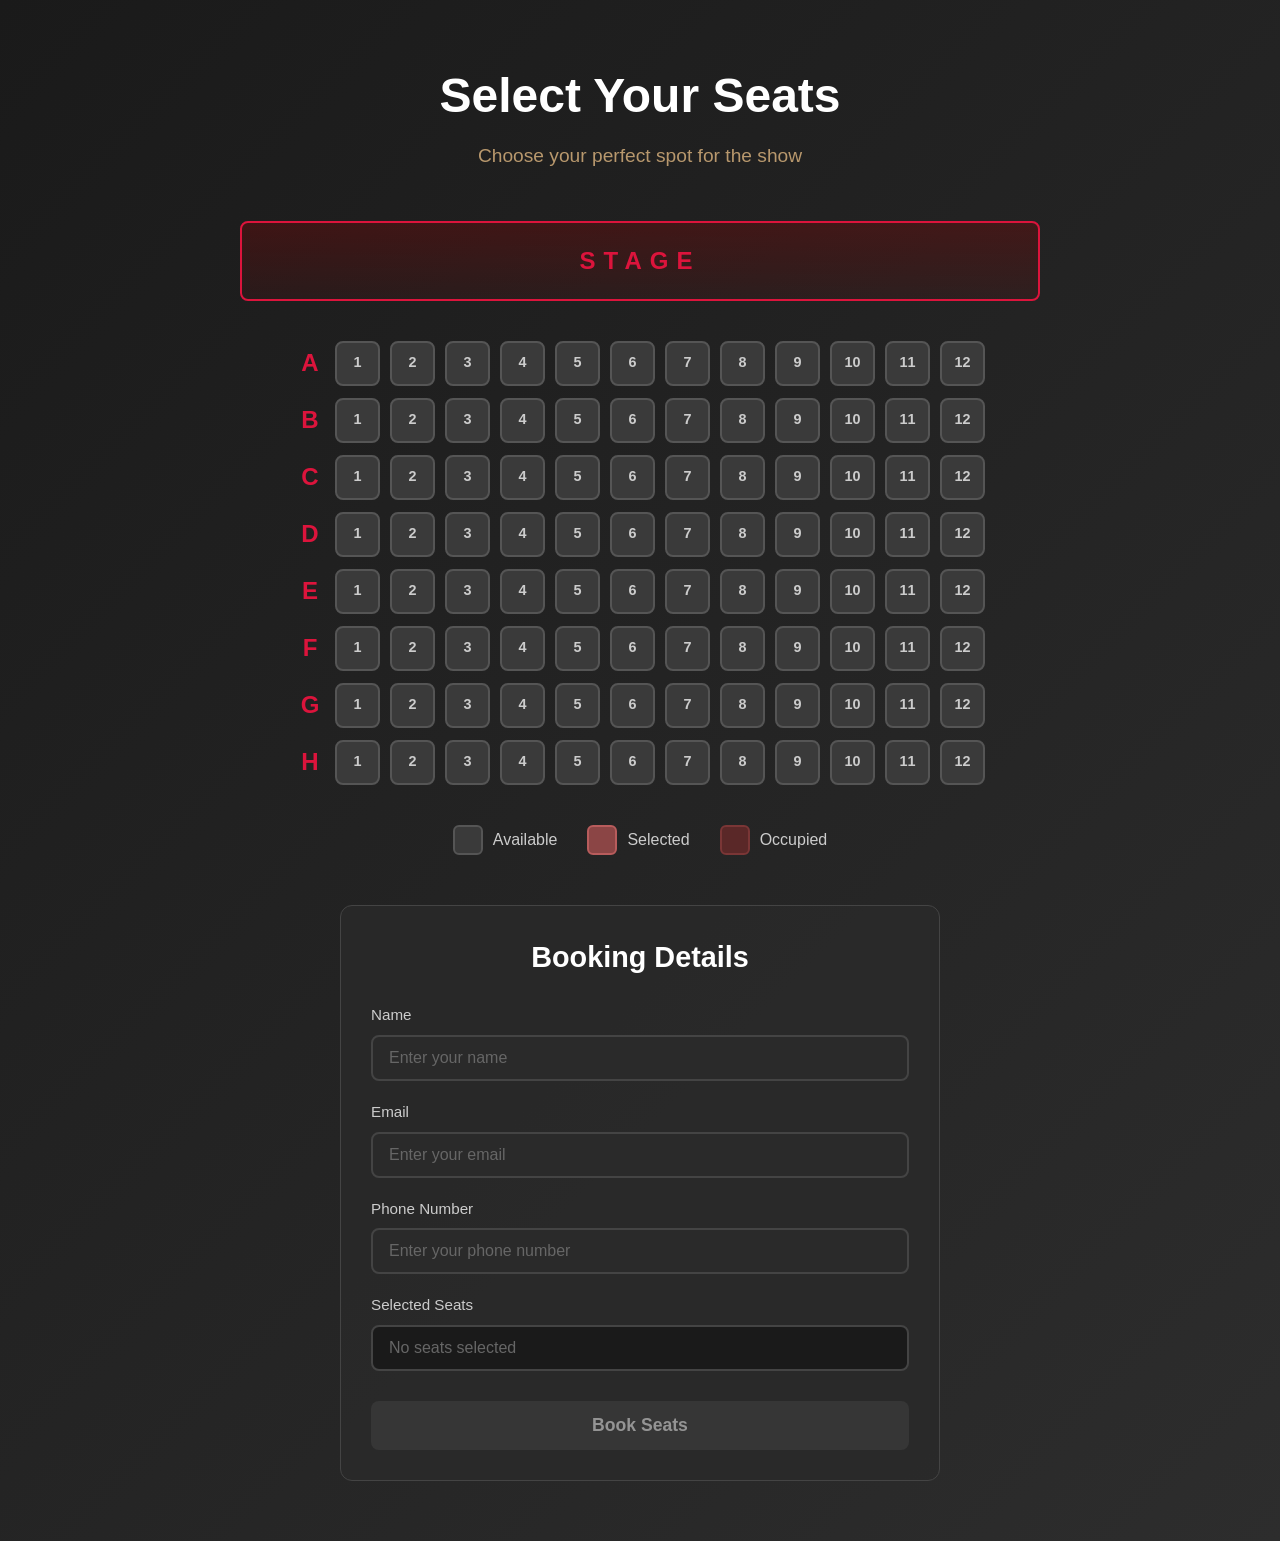
<file: eventregistration/src/main/resources/static/index.html>
<!doctype html>
<html lang="en">
  <head>
    <meta charset="UTF-8" />
    <meta name="viewport" content="width=device-width, initial-scale=1.0" />
    <title>Seat Booking System</title>
    <link rel="stylesheet" href="./style.css">
  </head>
  <body>
    <div id="app">
      <div class="container">
        <header>
          <h1>Select Your Seats</h1>
          <p class="subtitle">Choose your perfect spot for the show</p>
        </header>

        <div class="stage-container">
          <div class="stage">STAGE</div>
        </div>

        <div class="seats-container">
          <div class="seat-row" data-row="A">
            <span class="row-label">A</span>
            <div class="seats"></div>
          </div>
          <div class="seat-row" data-row="B">
            <span class="row-label">B</span>
            <div class="seats"></div>
          </div>
          <div class="seat-row" data-row="C">
            <span class="row-label">C</span>
            <div class="seats"></div>
          </div>
          <div class="seat-row" data-row="D">
            <span class="row-label">D</span>
            <div class="seats"></div>
          </div>
          <div class="seat-row" data-row="E">
            <span class="row-label">E</span>
            <div class="seats"></div>
          </div>
          <div class="seat-row" data-row="F">
            <span class="row-label">F</span>
            <div class="seats"></div>
          </div>
          <div class="seat-row" data-row="G">
            <span class="row-label">G</span>
            <div class="seats"></div>
          </div>
          <div class="seat-row" data-row="H">
            <span class="row-label">H</span>
            <div class="seats"></div>
          </div>
        </div>

        <div class="legend">
          <div class="legend-item">
            <span class="seat-demo available"></span>
            <span>Available</span>
          </div>
          <div class="legend-item">
            <span class="seat-demo selected"></span>
            <span>Selected</span>
          </div>
          <div class="legend-item">
            <span class="seat-demo occupied"></span>
            <span>Occupied</span>
          </div>
        </div>

        <div class="booking-form">
          <h2>Booking Details</h2>
          <form id="bookingForm">
            <div class="form-group">
              <label for="name">Name</label>
              <input type="text" id="name" name="name" required placeholder="Enter your name">
            </div>
            <div class="form-group">
              <label for="email">Email</label>
              <input type="email" id="email" name="email" required placeholder="Enter your email">
            </div>
            <div class="form-group">
              <label for="phone">Phone Number</label>
              <input type="tel" id="phone" name="phone" required placeholder="Enter your phone number">
            </div>
            <div class="form-group">
              <label for="selectedSeats">Selected Seats</label>
              <input type="text" id="selectedSeats" name="selectedSeats" readonly placeholder="No seats selected">
            </div>
            <button type="submit" class="submit-btn" id="submitBtn" disabled>Book Seats</button>
          </form>
        </div>
      </div>
    </div>
    <script src="./script.js"></script>
  </body>
</html>
</file>
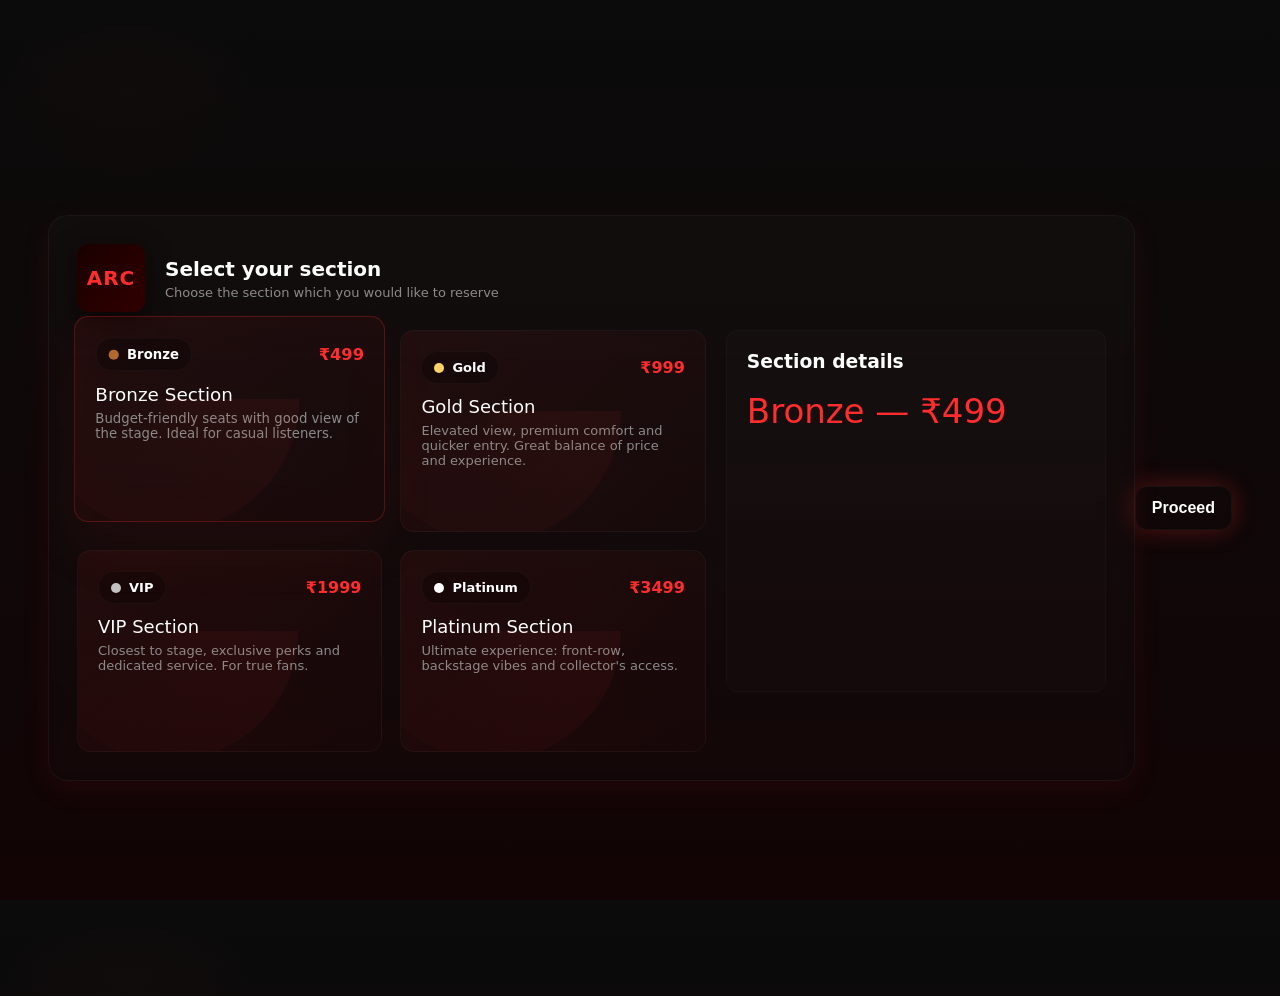
<file: blah.html>
<!doctype html>
<html lang="en">
<head>
  <meta charset="utf-8" />
  <meta name="viewport" content="width=device-width,initial-scale=1" />
  <title>Concert Seat Selector — Red & Black</title>
  <style>
    :root{
      --bg-1: #0b0b0b;
      --bg-2: #120405;
      --accent: #ff2d2d;
      --muted: #8b8b8b;
      --glass: rgba(255,255,255,0.03);
      --card-gradient: linear-gradient(135deg, rgba(255,45,45,0.07), rgba(255,45,45,0.02));
      --glass-border: rgba(255,255,255,0.04);
      --glow: 0 8px 30px rgba(255,45,45,0.08);
      --radius: 16px;
      font-family: Inter, ui-sans-serif, system-ui, -apple-system, "Segoe UI", Roboto, "Helvetica Neue", Arial;
    }

    /* Page layout */
    html,body{height:100%;margin:0;background:radial-gradient(ellipse at 10% 10%, rgba(255,45,45,0.02), transparent 8%), linear-gradient(180deg,var(--bg-1),var(--bg-2));color:#fff}
    .wrap{min-height:100vh;display:flex;align-items:center;justify-content:center;padding:48px}
    .card{width:1100px;max-width:calc(100% - 48px);background:linear-gradient(180deg, rgba(255,255,255,0.02), rgba(255,255,255,0.01));border:1px solid var(--glass-border);backdrop-filter: blur(6px);border-radius:20px;padding:28px;box-shadow: var(--glow);}

    header{display:flex;align-items:center;gap:20px;margin-bottom:18px}
    .logo{width:68px;height:68px;border-radius:12px;background:linear-gradient(135deg,#1a0000,#300000);display:flex;align-items:center;justify-content:center;box-shadow:0 6px 24px rgba(0,0,0,0.6), 0 0 12px rgba(255,45,45,0.06);}
    .logo h1{font-size:20px;margin:0;letter-spacing:1px;color:var(--accent)}
    h2{margin:0;font-size:20px}
    p.lead{margin:4px 0 0;color:var(--muted);font-size:13px}

    /* selector grid */
    form.selector{display:grid;grid-template-columns:1fr 380px;gap:20px;align-items:start}

    /* left area - seats */
    .seats{display:grid;grid-template-columns:repeat(2,1fr);gap:18px}

    /* Hidden radios */
    input[type="radio"]{display:none}

    .seat-card{position:relative;padding:20px;border-radius:14px;background:var(--card-gradient);border:1px solid rgba(255,255,255,0.03);min-height:160px;overflow:hidden;cursor:pointer;transition:transform .28s cubic-bezier(.2,.9,.25,1), box-shadow .28s, border-color .28s}
    .seat-card:hover{transform:translateY(-6px);box-shadow:0 20px 50px rgba(0,0,0,0.6)}

    /* decorative stripes */
    .seat-card::before{content:"";position:absolute;left:-40px;top:-50px;width:260px;height:260px;border-radius:50%;background:conic-gradient(from 90deg at 50% 50%, rgba(255,45,45,0.06), transparent 60%);pointer-events:none}

    .seat-top{display:flex;align-items:center;justify-content:space-between}
    .badge{display:inline-flex;align-items:center;gap:8px;padding:8px 12px;border-radius:999px;font-weight:600;font-size:13px;background:rgba(0,0,0,0.25);border:1px solid rgba(255,255,255,0.03)}
    .badge .dot{width:10px;height:10px;border-radius:50%}

    .seat-name{font-size:18px;margin:12px 0 6px}
    .seat-price{font-weight:700;color:var(--accent)}
    .seat-desc{color:var(--muted);font-size:13px}

    /* styles for each section color */
    label[for="bronze"] .dot{background:#b06a2f}
    label[for="gold"] .dot{background:#ffd166}
    label[for="vip"] .dot{background:#c2c2c2}
    label[for="platinum"] .dot{background:#ffffff}

    /* when checked — highlight */
    input#bronze:checked + label[for="bronze"],
    input#gold:checked + label[for="gold"],
    input#vip:checked + label[for="vip"],
    input#platinum:checked + label[for="platinum"]{
      border:1px solid rgba(255,45,45,0.26);
      box-shadow:0 30px 60px rgba(255,45,45,0.06), 0 0 60px rgba(255,45,45,0.03) inset;
      transform:translateY(-12px) scale(1.02);
    }

    /* right area - details */
    .details{background:linear-gradient(180deg, rgba(255,255,255,0.015), rgba(255,255,255,0.01));padding:20px;border-radius:12px;border:1px solid rgba(255,255,255,0.02);min-height:320px}
    .details h3{margin-top:0}
    .price-large{font-size:34px;color:var(--accent);margin:6px 0 12px}
    .info{color:var(--muted);font-size:14px;line-height:1.6}

    /* Proceed button container */
.proceed-container {
  display: flex;
  justify-content: center;
  margin-top: 30px;
}

/* Proceed button styling */
.proceed-btn {
  background: linear-gradient(90deg, var(--accent), #ff6b6b);
  color: #440509;
  border: none;
  font-size: 16px;
  font-weight: 700;
  padding: 14px 32px;
  border-radius: 14px;
  cursor: pointer;
  box-shadow: 0 0 25px rgba(255,45,45,0.3);
  transition: transform 0.3s ease, box-shadow 0.3s ease;
}

.proceed-btn:hover {
  transform: scale(1.06);
  box-shadow: 0 0 40px rgba(255,45,45,0.6);
}

/* Proceed button placement and style */
.proceed-container {
  grid-column: 2;            /* keeps it aligned below the right column */
  display: flex;
  justify-content: center;
  margin-top: 20px;
}

.proceed-btn {
  background: linear-gradient(90deg, var(--accent), #ff6b6b);
  color: #440606;
  border: none;
  font-size: 16px;
  font-weight: 700;
  padding: 14px 32px;
  border-radius: 14px;
  cursor: pointer;
  box-shadow: 0 0 25px rgba(255,45,45,0.3);
  transition: transform 0.3s ease, box-shadow 0.3s ease;
}

.proceed-btn:hover {
  transform: scale(1.06);
  box-shadow: 0 0 40px rgba(255,45,45,0.6);
}

/* Responsive adjustment */
@media (max-width: 900px) {
  .proceed-container {
    grid-column: 1;
    margin-top: 30px;
  }
}


    /* show details based on checked radio using sibling selector */
    .details .info-block{display:none}
    #bronze:checked ~ .details .bronze-info,
    #gold:checked ~ .details .gold-info,
    #vip:checked ~ .details .vip-info,
    #platinum:checked ~ .details .platinum-info{display:block}

    /* bottom action */
    .actions{display:flex;gap:12px;margin-top:18px}
    .btn{padding:12px 16px;border-radius:12px;border:1px solid rgba(255,255,255,0.04);background:transparent;color:#fff;font-weight:700;cursor:pointer}
    .btn.primary{background:linear-gradient(90deg,var(--accent),#ff6b6b);color:#120405;border:0}

    /* responsive */
    @media (max-width:900px){
      form.selector{grid-template-columns:1fr;}
      .seats{grid-template-columns:repeat(2,1fr)}
      .details{order:3}
    }
    @media (max-width:520px){
      .seats{grid-template-columns:1fr}
      header{flex-direction:row;gap:12px}
      .logo{width:54px;height:54px}
      .card{padding:18px}
    }

    /* subtle animated pulse on stage */
    .stage{margin-top:8px;border-radius:8px;padding:10px 12px;background:linear-gradient(90deg, rgba(255,45,45,0.04), rgba(255,45,45,0.02));font-weight:700;text-align:center;color:var(--muted);letter-spacing:1px}

    /* small details for futuristic look */
    .accent-line{height:4px;background:linear-gradient(90deg, rgba(255,45,45,0.4), rgba(255,45,45,0.05));border-radius:999px;margin-top:12px}

    /* Animation for the price text */
.price-large {
  font-size: 34px;
  color: var(--accent);
  margin: 6px 0 12px;
  opacity: 0;
  transform: translateY(10px);
  transition: opacity 0.4s ease, transform 0.4s ease;
}

.price-large.show {
  opacity: 1;
  transform: translateY(0);
}
/* Splash screen full view */
#splash {
  position: fixed;
  inset: 0;
  width: 100%;
  height: 100%;
  background: black;
  display: flex;
  align-items: center;
  justify-content: center;
  z-index: 9999;
  transition: opacity 1.2s ease, visibility 1.2s ease;
}

#splash.hidden {
  opacity: 0;
  visibility: hidden;
}

.splash-img {
  width: 100%;
  height: 100%;
  object-fit: cover;
  animation: zoomIn 3s ease forwards;
}

/* Optional zoom/fade animation for image */
@keyframes zoomIn {
  from { transform: scale(1); opacity: 1; }
  to { transform: scale(1.05); opacity: 0.95; }
}

/* Fade-in animation for the main page */
.wrap {
  opacity: 0;
  transition: opacity 1.2s ease;
}
.wrap.show {
  opacity: 1;
}

  </style>
</head>
<body>
  <!-- Splash Screen -->
<div id="splash">
  <img src="Seat1.jpg" alt="Concert Intro" class="splash-img">
</div>

  <div class="wrap">
    <div class="card" role="application" aria-labelledby="title">
      <header>
        <div class="logo" aria-hidden="true"><h1>ARC</h1></div>
        <div>
          <h2 id="title">Select your section</h2>
          <p class="lead">Choose the section which you would like to reserve</p>
        </div>
      </header>

      <form class="selector" action="#" method="get">
        <!-- Radios (hidden) + Labels act as cards -->
        <div class="seats">

          <input type="radio" name="section" id="bronze" checked>
          <label for="bronze" class="seat-card" aria-labelledby="bronze-name">
            <div class="seat-top">
              <div class="badge"><span class="dot"></span> Bronze</div>
              <div class="seat-price">₹499</div>
            </div>
            <div class="seat-name" id="bronze-name">Bronze Section</div>
            <div class="seat-desc">Budget-friendly seats with good view of the stage. Ideal for casual listeners.</div>
          </label>

          <input type="radio" name="section" id="gold">
          <label for="gold" class="seat-card" aria-labelledby="gold-name">
            <div class="seat-top">
              <div class="badge"><span class="dot"></span> Gold</div>
              <div class="seat-price">₹999</div>
            </div>
            <div class="seat-name" id="gold-name">Gold Section</div>
            <div class="seat-desc">Elevated view, premium comfort and quicker entry. Great balance of price and experience.</div>
          </label>

          <input type="radio" name="section" id="vip">
          <label for="vip" class="seat-card" aria-labelledby="vip-name">
            <div class="seat-top">
              <div class="badge"><span class="dot"></span> VIP</div>
              <div class="seat-price">₹1999</div>
            </div>
            <div class="seat-name" id="vip-name">VIP Section</div>
            <div class="seat-desc">Closest to stage, exclusive perks and dedicated service. For true fans.</div>
          </label>

          <input type="radio" name="section" id="platinum">
          <label for="platinum" class="seat-card" aria-labelledby="platinum-name">
            <div class="seat-top">
              <div class="badge"><span class="dot"></span> Platinum</div>
              <div class="seat-price">₹3499</div>
            </div>
            <div class="seat-name" id="platinum-name">Platinum Section</div>
            <div class="seat-desc">Ultimate experience: front-row, backstage vibes and collector's access.</div>
          </label>

        </div>

        <!-- Right column: details driven by :checked -->
        <aside class="details" aria-live="polite">
          <h3>Section details</h3>

          <div class="price-large">Selected price will show here</div>

          <div class="info-block bronze-info">
            <div class="stage">Stage view: Good · Entry: Standard · Seating: Regular</div>
            <div class="info">Bronze offers the most affordable option with comfortable seating and a clear line of sight. Perfect if you want to enjoy the show without splurging.</div>
            <div class="accent-line"></div>
            <div class="actions">
              <button class="btn">View map</button>
              <button class="btn primary">Book Bronze — ₹499</button>
            </div>
          </div>

          <div class="info-block gold-info">
            <div class="stage">Stage view: Very Good · Entry: Priority · Seating: Cushioned</div>
            <div class="info">Gold balances cost and comfort — better proximity and faster access than Bronze. Great for groups and dates.</div>
            <div class="accent-line"></div>
            <div class="actions">
              <button class="btn">View map</button>
              <button class="btn primary">Book Gold — ₹999</button>
            </div>
          </div>

          <div class="info-block vip-info">
            <div class="stage">Stage view: Excellent · Entry: Fast-track · Seating: VIP Lounge</div>
            <div class="info">VIP brings you close to the action with upgraded amenities and a more intimate concert experience.</div>
            <div class="accent-line"></div>
            <div class="actions">
              <button class="btn">View perks</button>
              <button class="btn primary">Book VIP — ₹1999</button>
            </div>
          </div>

          <div class="info-block platinum-info">
            <div class="stage">Stage view: Front-row · Entry: Backstage access · Seating: Premium</div>
            <div class="info">Platinum is for superfans: front-row seats, exclusive access, and premium hospitality to make the night unforgettable.</div>
            <div class="accent-line"></div>
            <div class="actions">
              <button class="btn">View exclusive</button>
              <button class="btn primary">Book Platinum — ₹3499</button>
            </div>
          </div>

        </aside>
      </form>

    </div>
    <div class="proceed-container">
  <button class="btn proceed-btn" onclick="window.location.href='hello.html'">
    Proceed
  </button>
</div>

  </div>
  <script>
  const radios = document.querySelectorAll('input[name="section"]');
  const priceDisplay = document.querySelector('.price-large');

  const prices = {
    bronze: '₹499',
    gold: '₹999',
    vip: '₹1999',
    platinum: '₹3499'
  };

  const names = {
    bronze: 'Bronze',
    gold: 'Gold',
    vip: 'VIP',
    platinum: 'Platinum'
  };

  // Function to update and animate price text
  function updatePrice(radio) {
    priceDisplay.classList.remove('show');
    // Wait for transition reset
    setTimeout(() => {
      priceDisplay.textContent = `${names[radio.id]} — ${prices[radio.id]}`;
      priceDisplay.classList.add('show');
    }, 150);
  }

  // Add listeners for section change
  radios.forEach(radio => {
    radio.addEventListener('change', () => updatePrice(radio));
  });

  // Initialize with default selected section
  const checkedRadio = document.querySelector('input[name="section"]:checked');
  if (checkedRadio) updatePrice(checkedRadio);
</script>
<script>
  window.addEventListener('load', () => {
    const splash = document.getElementById('splash');
    const mainContent = document.querySelector('.wrap');
    setTimeout(() => {
      splash.classList.add('hidden');
      mainContent.classList.add('show');
    }, 1000); // 2.5 seconds before fading to main site
  });
</script>

</body>
</html>
</file>
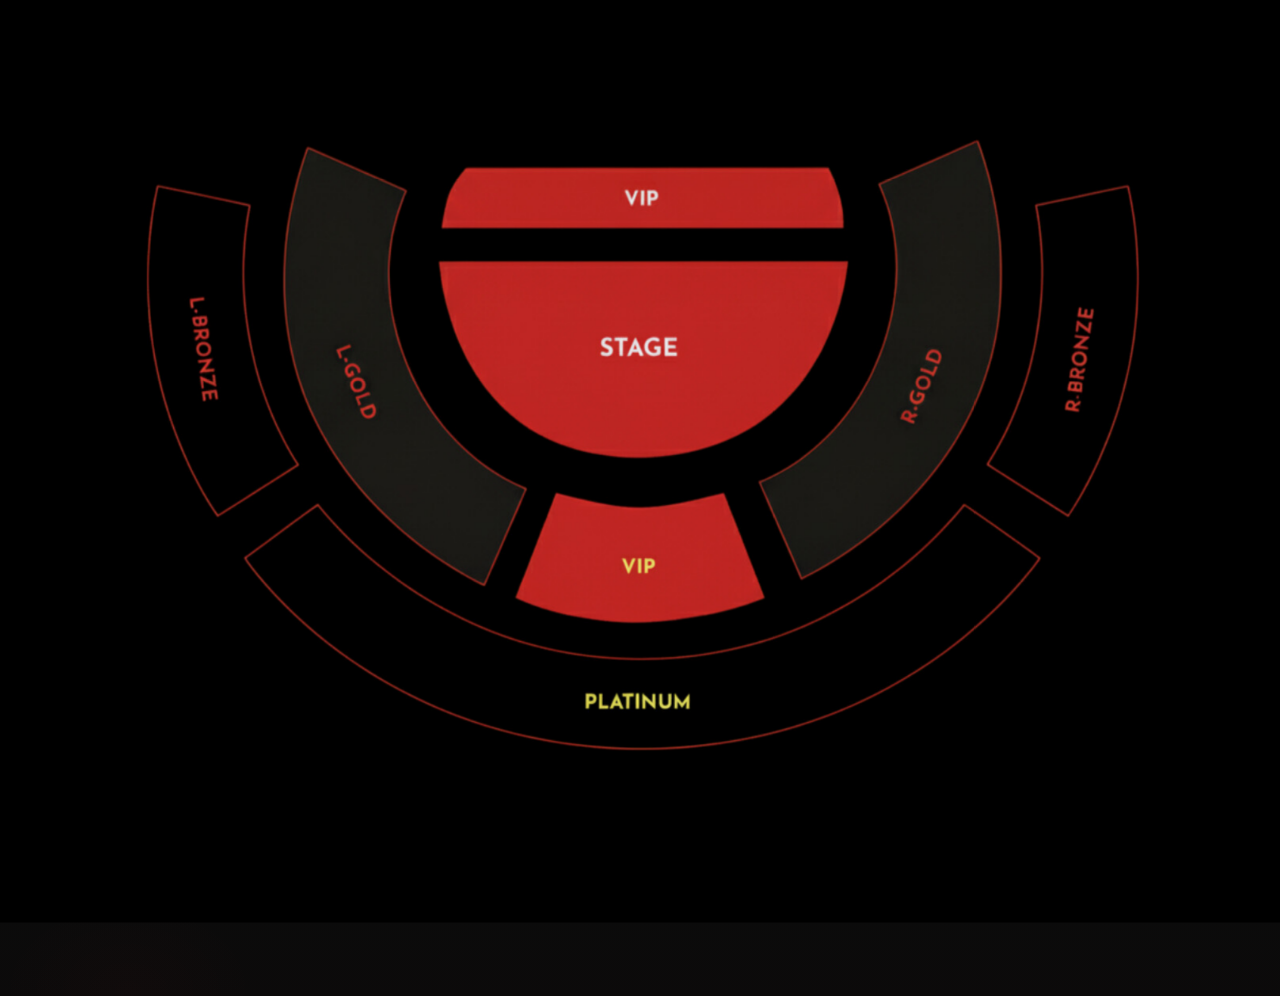
<file: eventregistration/src/main/resources/static/blah.html>
<!doctype html>
<html lang="en">
<head>
  <meta charset="utf-8" />
  <meta name="viewport" content="width=device-width,initial-scale=1" />
  <title>Concert Seat Selector — Red & Black</title>
  <style>
    :root{
      --bg-1: #0b0b0b;
      --bg-2: #120405;
      --accent: #ff2d2d;
      --muted: #8b8b8b;
      --glass: rgba(255,255,255,0.03);
      --card-gradient: linear-gradient(135deg, rgba(255,45,45,0.07), rgba(255,45,45,0.02));
      --glass-border: rgba(255,255,255,0.04);
      --glow: 0 8px 30px rgba(255,45,45,0.08);
      --radius: 16px;
      font-family: Inter, ui-sans-serif, system-ui, -apple-system, "Segoe UI", Roboto, "Helvetica Neue", Arial;
    }

    /* Page layout */
    html,body{height:100%;margin:0;background:radial-gradient(ellipse at 10% 10%, rgba(255,45,45,0.02), transparent 8%), linear-gradient(180deg,var(--bg-1),var(--bg-2));color:#fff}
    .wrap{min-height:100vh;display:flex;align-items:center;justify-content:center;padding:48px}
    .card{width:1100px;max-width:calc(100% - 48px);background:linear-gradient(180deg, rgba(255,255,255,0.02), rgba(255,255,255,0.01));border:1px solid var(--glass-border);backdrop-filter: blur(6px);border-radius:20px;padding:28px;box-shadow: var(--glow);}

    header{display:flex;align-items:center;gap:20px;margin-bottom:18px}
    .logo{width:68px;height:68px;border-radius:12px;background:linear-gradient(135deg,#1a0000,#300000);display:flex;align-items:center;justify-content:center;box-shadow:0 6px 24px rgba(0,0,0,0.6), 0 0 12px rgba(255,45,45,0.06);}
    .logo h1{font-size:20px;margin:0;letter-spacing:1px;color:var(--accent)}
    h2{margin:0;font-size:20px}
    p.lead{margin:4px 0 0;color:var(--muted);font-size:13px}

    /* selector grid */
    form.selector{display:grid;grid-template-columns:1fr 380px;gap:20px;align-items:start}

    /* left area - seats */
    .seats{display:grid;grid-template-columns:repeat(2,1fr);gap:18px}

    /* Hidden radios */
    input[type="radio"]{display:none}

    .seat-card{position:relative;padding:20px;border-radius:14px;background:var(--card-gradient);border:1px solid rgba(255,255,255,0.03);min-height:160px;overflow:hidden;cursor:pointer;transition:transform .28s cubic-bezier(.2,.9,.25,1), box-shadow .28s, border-color .28s}
    .seat-card:hover{transform:translateY(-6px);box-shadow:0 20px 50px rgba(0,0,0,0.6)}

    /* decorative stripes */
    .seat-card::before{content:"";position:absolute;left:-40px;top:-50px;width:260px;height:260px;border-radius:50%;background:conic-gradient(from 90deg at 50% 50%, rgba(255,45,45,0.06), transparent 60%);pointer-events:none}

    .seat-top{display:flex;align-items:center;justify-content:space-between}
    .badge{display:inline-flex;align-items:center;gap:8px;padding:8px 12px;border-radius:999px;font-weight:600;font-size:13px;background:rgba(0,0,0,0.25);border:1px solid rgba(255,255,255,0.03)}
    .badge .dot{width:10px;height:10px;border-radius:50%}

    .seat-name{font-size:18px;margin:12px 0 6px}
    .seat-price{font-weight:700;color:var(--accent)}
    .seat-desc{color:var(--muted);font-size:13px}

    /* styles for each section color */
    label[for="bronze"] .dot{background:#b06a2f}
    label[for="gold"] .dot{background:#ffd166}
    label[for="vip"] .dot{background:#c2c2c2}
    label[for="platinum"] .dot{background:#ffffff}

    /* when checked — highlight */
    input#bronze:checked + label[for="bronze"],
    input#gold:checked + label[for="gold"],
    input#vip:checked + label[for="vip"],
    input#platinum:checked + label[for="platinum"]{
      border:1px solid rgba(255,45,45,0.26);
      box-shadow:0 30px 60px rgba(255,45,45,0.06), 0 0 60px rgba(255,45,45,0.03) inset;
      transform:translateY(-12px) scale(1.02);
    }

    /* right area - details */
    .details{background:linear-gradient(180deg, rgba(255,255,255,0.015), rgba(255,255,255,0.01));padding:20px;border-radius:12px;border:1px solid rgba(255,255,255,0.02);min-height:320px}
    .details h3{margin-top:0}
    .price-large{font-size:34px;color:var(--accent);margin:6px 0 12px}
    .info{color:var(--muted);font-size:14px;line-height:1.6}

    /* Proceed button container */
.proceed-container {
  display: flex;
  justify-content: center;
  margin-top: 30px;
}

/* Proceed button styling */
.proceed-btn {
  background: linear-gradient(90deg, var(--accent), #ff6b6b);
  color: #440509;
  border: none;
  font-size: 16px;
  font-weight: 700;
  padding: 14px 32px;
  border-radius: 14px;
  cursor: pointer;
  box-shadow: 0 0 25px rgba(255,45,45,0.3);
  transition: transform 0.3s ease, box-shadow 0.3s ease;
}

.proceed-btn:hover {
  transform: scale(1.06);
  box-shadow: 0 0 40px rgba(255,45,45,0.6);
}

/* Proceed button placement and style */
.proceed-container {
  grid-column: 2;            /* keeps it aligned below the right column */
  display: flex;
  justify-content: center;
  margin-top: 20px;
}

.proceed-btn {
  background: linear-gradient(90deg, var(--accent), #ff6b6b);
  color: #440606;
  border: none;
  font-size: 16px;
  font-weight: 700;
  padding: 14px 32px;
  border-radius: 14px;
  cursor: pointer;
  box-shadow: 0 0 25px rgba(255,45,45,0.3);
  transition: transform 0.3s ease, box-shadow 0.3s ease;
}

.proceed-btn:hover {
  transform: scale(1.06);
  box-shadow: 0 0 40px rgba(255,45,45,0.6);
}

/* Responsive adjustment */
@media (max-width: 900px) {
  .proceed-container {
    grid-column: 1;
    margin-top: 30px;
  }
}


    /* show details based on checked radio using sibling selector */
    .details .info-block{display:none}
    #bronze:checked ~ .details .bronze-info,
    #gold:checked ~ .details .gold-info,
    #vip:checked ~ .details .vip-info,
    #platinum:checked ~ .details .platinum-info{display:block}

    /* bottom action */
    .actions{display:flex;gap:12px;margin-top:18px}
    .btn{padding:12px 16px;border-radius:12px;border:1px solid rgba(255,255,255,0.04);background:transparent;color:#fff;font-weight:700;cursor:pointer}
    .btn.primary{background:linear-gradient(90deg,var(--accent),#ff6b6b);color:#120405;border:0}

    /* responsive */
    @media (max-width:900px){
      form.selector{grid-template-columns:1fr;}
      .seats{grid-template-columns:repeat(2,1fr)}
      .details{order:3}
    }
    @media (max-width:520px){
      .seats{grid-template-columns:1fr}
      header{flex-direction:row;gap:12px}
      .logo{width:54px;height:54px}
      .card{padding:18px}
    }

    /* subtle animated pulse on stage */
    .stage{margin-top:8px;border-radius:8px;padding:10px 12px;background:linear-gradient(90deg, rgba(255,45,45,0.04), rgba(255,45,45,0.02));font-weight:700;text-align:center;color:var(--muted);letter-spacing:1px}

    /* small details for futuristic look */
    .accent-line{height:4px;background:linear-gradient(90deg, rgba(255,45,45,0.4), rgba(255,45,45,0.05));border-radius:999px;margin-top:12px}

    /* Animation for the price text */
.price-large {
  font-size: 34px;
  color: var(--accent);
  margin: 6px 0 12px;
  opacity: 0;
  transform: translateY(10px);
  transition: opacity 0.4s ease, transform 0.4s ease;
}

.price-large.show {
  opacity: 1;
  transform: translateY(0);
}
/* Splash screen full view */
#splash {
  position: fixed;
  inset: 0;
  width: 100%;
  height: 100%;
  background: black;
  display: flex;
  align-items: center;
  justify-content: center;
  z-index: 9999;
  transition: opacity 1.2s ease, visibility 1.2s ease;
}

#splash.hidden {
  opacity: 0;
  visibility: hidden;
}

.splash-img {
  width: 100%;
  height: 100%;
  object-fit: cover;
  animation: zoomIn 3s ease forwards;
}

/* Optional zoom/fade animation for image */
@keyframes zoomIn {
  from { transform: scale(1); opacity: 1; }
  to { transform: scale(1.05); opacity: 0.95; }
}

/* Fade-in animation for the main page */
.wrap {
  opacity: 0;
  transition: opacity 1.2s ease;
}
.wrap.show {
  opacity: 1;
}

  </style>
</head>
<body>
  <!-- Splash Screen -->
<div id="splash">
  <img src="Seat1.jpg" alt="Concert Intro" class="splash-img">
</div>

  <div class="wrap">
    <div class="card" role="application" aria-labelledby="title">
      <header>
        <div class="logo" aria-hidden="true"><h1>ARC</h1></div>
        <div>
          <h2 id="title">Select your section</h2>
          <p class="lead">Choose the section which you would like to reserve</p>
        </div>
      </header>

      <form class="selector" action="#" method="get">
        <!-- Radios (hidden) + Labels act as cards -->
        <div class="seats">

          <input type="radio" name="section" id="bronze" checked>
          <label for="bronze" class="seat-card" aria-labelledby="bronze-name">
            <div class="seat-top">
              <div class="badge"><span class="dot"></span> Bronze</div>
              <div class="seat-price">₹499</div>
            </div>
            <div class="seat-name" id="bronze-name">Bronze Section</div>
            <div class="seat-desc">Budget-friendly seats with good view of the stage. Ideal for casual listeners.</div>
          </label>

          <input type="radio" name="section" id="gold">
          <label for="gold" class="seat-card" aria-labelledby="gold-name">
            <div class="seat-top">
              <div class="badge"><span class="dot"></span> Gold</div>
              <div class="seat-price">₹999</div>
            </div>
            <div class="seat-name" id="gold-name">Gold Section</div>
            <div class="seat-desc">Elevated view, premium comfort and quicker entry. Great balance of price and experience.</div>
          </label>

          <input type="radio" name="section" id="vip">
          <label for="vip" class="seat-card" aria-labelledby="vip-name">
            <div class="seat-top">
              <div class="badge"><span class="dot"></span> VIP</div>
              <div class="seat-price">₹1999</div>
            </div>
            <div class="seat-name" id="vip-name">VIP Section</div>
            <div class="seat-desc">Closest to stage, exclusive perks and dedicated service. For true fans.</div>
          </label>

          <input type="radio" name="section" id="platinum">
          <label for="platinum" class="seat-card" aria-labelledby="platinum-name">
            <div class="seat-top">
              <div class="badge"><span class="dot"></span> Platinum</div>
              <div class="seat-price">₹3499</div>
            </div>
            <div class="seat-name" id="platinum-name">Platinum Section</div>
            <div class="seat-desc">Ultimate experience: front-row, backstage vibes and collector's access.</div>
          </label>

        </div>

        <!-- Right column: details driven by :checked -->
        <aside class="details" aria-live="polite">
          <h3>Section details</h3>

          <div class="price-large">Selected price will show here</div>

          <div class="info-block bronze-info">
            <div class="stage">Stage view: Good · Entry: Standard · Seating: Regular</div>
            <div class="info">Bronze offers the most affordable option with comfortable seating and a clear line of sight. Perfect if you want to enjoy the show without splurging.</div>
            <div class="accent-line"></div>
            <div class="actions">
              <button class="btn">View map</button>
              <button class="btn primary">Book Bronze — ₹499</button>
            </div>
          </div>

          <div class="info-block gold-info">
            <div class="stage">Stage view: Very Good · Entry: Priority · Seating: Cushioned</div>
            <div class="info">Gold balances cost and comfort — better proximity and faster access than Bronze. Great for groups and dates.</div>
            <div class="accent-line"></div>
            <div class="actions">
              <button class="btn">View map</button>
              <button class="btn primary">Book Gold — ₹999</button>
            </div>
          </div>

          <div class="info-block vip-info">
            <div class="stage">Stage view: Excellent · Entry: Fast-track · Seating: VIP Lounge</div>
            <div class="info">VIP brings you close to the action with upgraded amenities and a more intimate concert experience.</div>
            <div class="accent-line"></div>
            <div class="actions">
              <button class="btn">View perks</button>
              <button class="btn primary">Book VIP — ₹1999</button>
            </div>
          </div>

          <div class="info-block platinum-info">
            <div class="stage">Stage view: Front-row · Entry: Backstage access · Seating: Premium</div>
            <div class="info">Platinum is for superfans: front-row seats, exclusive access, and premium hospitality to make the night unforgettable.</div>
            <div class="accent-line"></div>
            <div class="actions">
              <button class="btn">View exclusive</button>
              <button class="btn primary">Book Platinum — ₹3499</button>
            </div>
          </div>

        </aside>
      </form>

    </div>
    <div class="proceed-container">
  <button class="btn proceed-btn" onclick="window.location.href='index.html'">
    Proceed
  </button>
</div>

  </div>
  <script>
  const radios = document.querySelectorAll('input[name="section"]');
  const priceDisplay = document.querySelector('.price-large');

  const prices = {
    bronze: '₹499',
    gold: '₹999',
    vip: '₹1999',
    platinum: '₹3499'
  };

  const names = {
    bronze: 'Bronze',
    gold: 'Gold',
    vip: 'VIP',
    platinum: 'Platinum'
  };

  // Function to update and animate price text
  function updatePrice(radio) {
    priceDisplay.classList.remove('show');
    // Wait for transition reset
    setTimeout(() => {
      priceDisplay.textContent = `${names[radio.id]} — ${prices[radio.id]}`;
      priceDisplay.classList.add('show');
    }, 150);
  }

  // Add listeners for section change
  radios.forEach(radio => {
    radio.addEventListener('change', () => updatePrice(radio));
  });

  // Initialize with default selected section
  const checkedRadio = document.querySelector('input[name="section"]:checked');
  if (checkedRadio) updatePrice(checkedRadio);
</script>
<script>
  window.addEventListener('load', () => {
    const splash = document.getElementById('splash');
    const mainContent = document.querySelector('.wrap');
    setTimeout(() => {
      splash.classList.add('hidden');
      mainContent.classList.add('show');
    }, 1500); // 2.5 seconds before fading to main site
  });
</script>

</body>
</html>
</file>
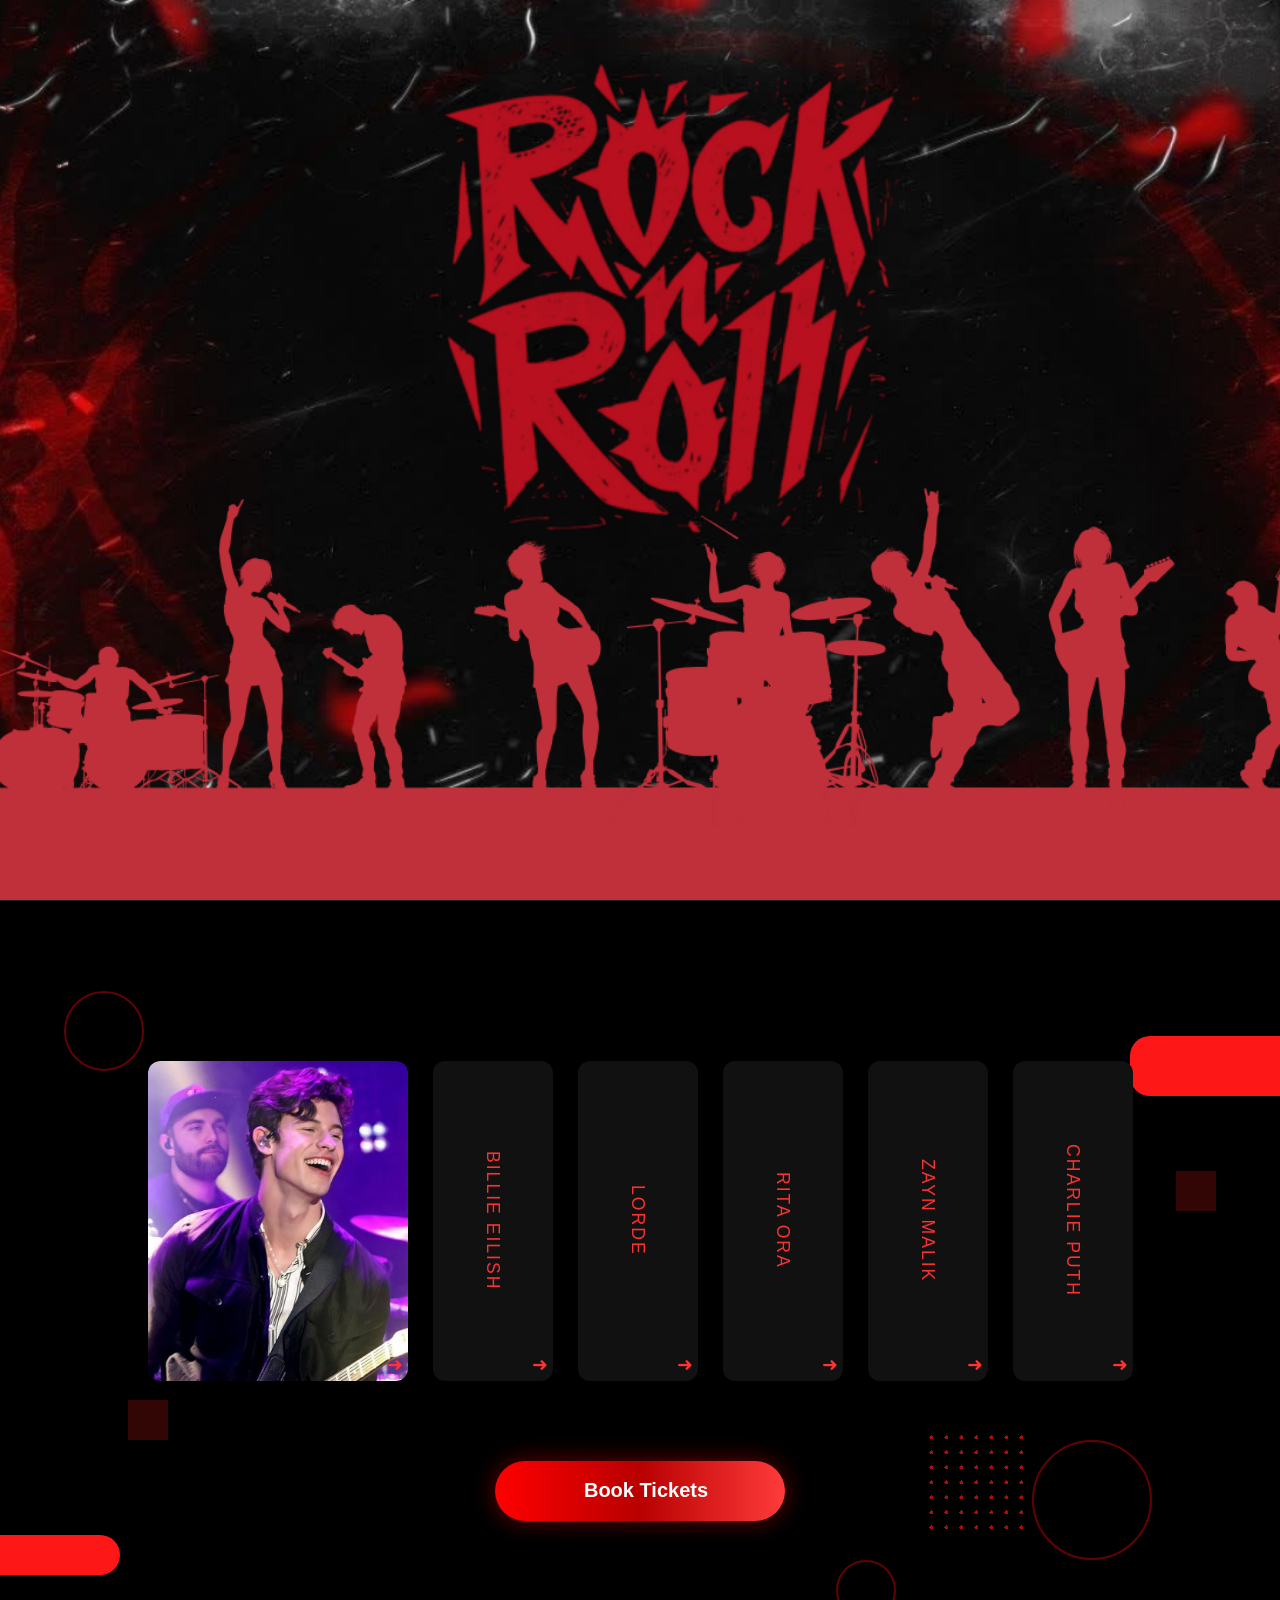
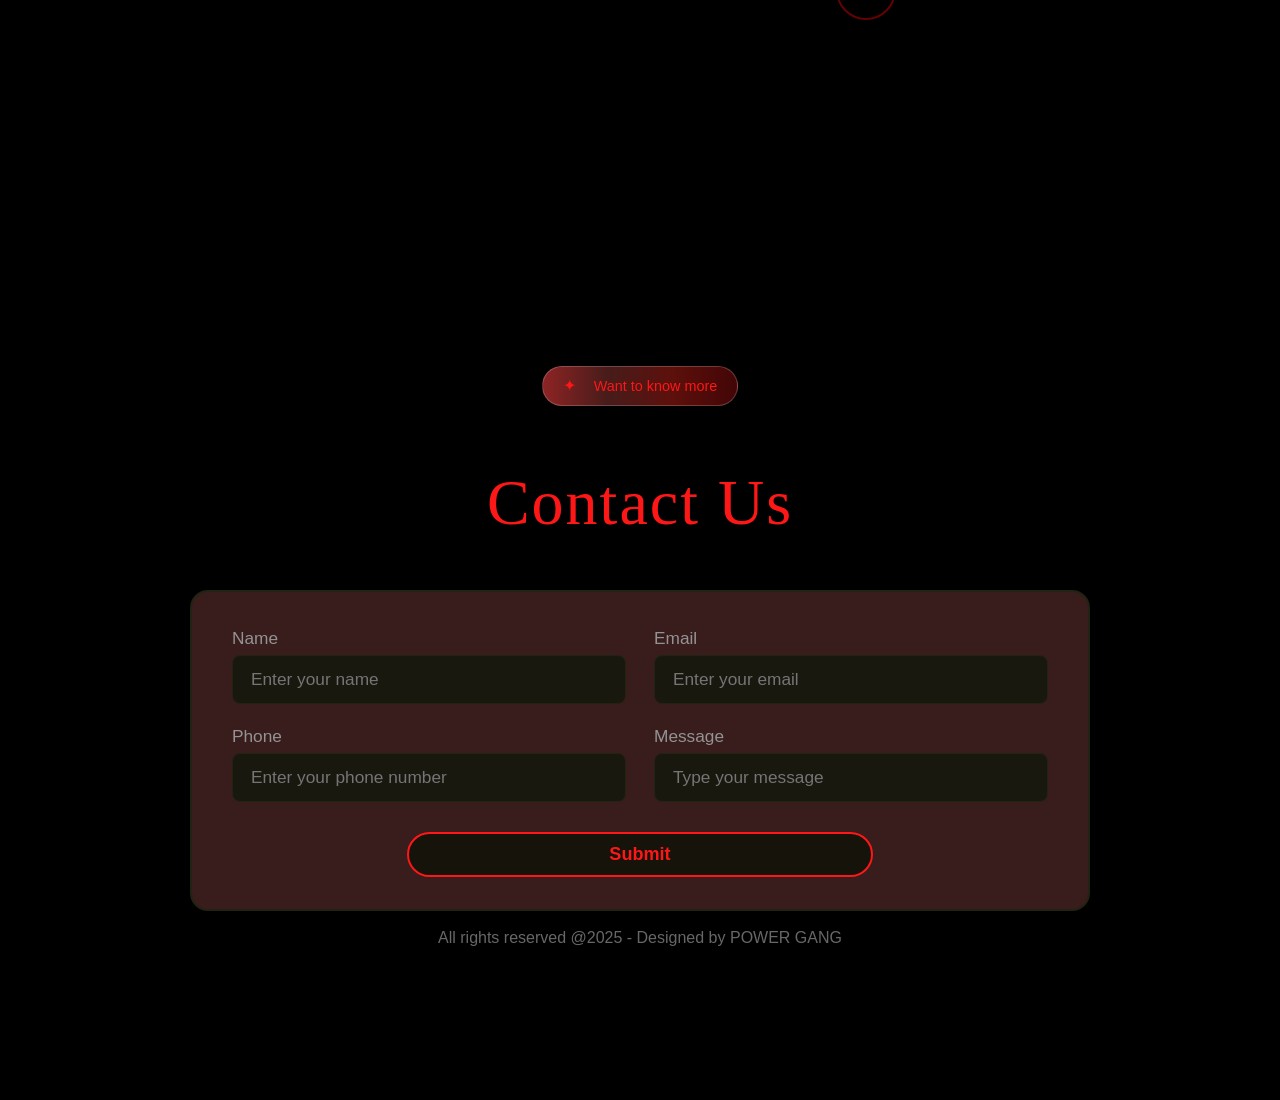
<file: eventregistration/src/main/resources/static/hehe.html>
<!DOCTYPE html>
<html lang="en">
<head>
  <meta charset="UTF-8" />
  <meta name="viewport" content="width=device-width, initial-scale=1.0" />
  <title>Solo Concert</title>
  <style>
    * {
      margin: 0;
      padding: 0;
      box-sizing: border-box;
    }

    body {
      font-family: Arial, sans-serif;
      color: white;
      background-color: black;
      overflow-x: hidden;
    }

    /* ---------- HERO SECTION ---------- */
    .hero {
      background: url("rnr3.png") no-repeat center center/cover;
      height: 100vh;
      width: 100%;
      display: flex;
      justify-content:center;
      align-items: center;
      text-align:center;
      color: white;
      position: relative;
    }

    .ticker-wrap {
      width: 100%;
      overflow: hidden;
      color:BLACK ;
      font-weight: bold;
      font-size: 1.2rem;
      padding: 15px 0;
      position: absolute;
      bottom: -14px;
      left: 0;
    }

    .ticker {
      display: inline-block;
      white-space: nowrap;
      padding-left: 100%;
      animation: ticker 40s linear infinite;
    }

    @keyframes ticker {
      0% { transform: translateX(0); }
      100% { transform: translateX(-100%); }
    }

    .ticker span {
      margin: 0 30px;
    }

    /* ---------- BAND DETAILS SECTION ---------- */
    .band-section {
      background-color: #000;
      padding: 100px 10% 220px;
      display: flex;
      flex-direction: column;
      align-items: center;
      justify-content: center;
      min-height: 100vh;
      border-top: 1px solid #222;
      position: relative;
      overflow: hidden;
    }

    .artist-list {
      display: flex;
      flex-wrap: wrap;
      justify-content: center;
      gap: 25px;
      position: relative;
      z-index: 2;
    }

    .artist-box {
      background: #111;
      width: 120px;
      height: 320px;
      display: flex;
      align-items: center;
      justify-content: center;
      border-radius: 12px;
      position: relative;
      cursor: pointer;
      overflow: hidden;
      transition: all 0.35s ease;
      flex-shrink: 0;
    }

    .artist-box img {
      display: none;
      width: 260px;
      height: 320px;
      object-fit: cover;
      border-radius: 12px;
      transition: all 0.35s ease;
    }

    .artist-name {
      writing-mode: vertical-rl;
      text-orientation: mixed;
      font-size: 1.1rem;
      color: #f93232;
      letter-spacing: 2px;
      transition: opacity 0.35s ease;
    }

    .artist-box.active,
    .artist-box:hover {
      width: 260px;
      height: 320px;
    }

    .artist-box.active .artist-name,
    .artist-box:hover .artist-name {
      display: none;
    }

    .artist-box.active img,
    .artist-box:hover img {
      display: block;
    }

    .arrow {
      position: absolute;
      bottom: 5px;
      right: 5px;
      color: #ff3333;
      font-size: 1.2rem;
      pointer-events: none;
      user-select: none;
    }

    /* ---------- CONTACT US BUTTON ---------- */
    .contact-btn {
      display: inline-flex;
      align-items: center;
      justify-content: center;
      background: linear-gradient(90deg, #ff0000, #b80000, #ff3b3b);
      border: none;
      cursor: pointer;
      transition: all 0.3s ease;
      color: #fff;
      font-size: 20px;
      font-weight: 700;
      font-family: 'Poppins', sans-serif;
      gap: 12px;
      height: 60px;
      width: 290px;
      padding:20 40px;
      border-radius: 45px;
      margin-top: 80px;
      backdrop-filter: blur(10px);
      box-shadow: 0 0 25px rgba(255, 0, 0, 0.4);
      position: relative;
      z-index: 2;
    }

    .contact-btn:hover {
      transform: translateY(-4px) scale(1.05);
      box-shadow: 0 0 40px rgba(255, 0, 0, 0.6);
      background: linear-gradient(90deg, #ff3b3b, #ff0000, #b80000);
    }

    .contact-btn .star-icon {
      color: #fff;
      font-size: 2rem;
    }

    /* ---------- CONTACT SECTION ---------- */
    #contact {
      min-height: 100vh;
      width: 100vw;
      display: flex;
      flex-direction: column;
      align-items: center;
      justify-content: center;
      padding-top: 10vh;
      position: relative;
    }

    .contact-section {
      width: 100vw;
      min-height: 150vh;
      display: flex;
      flex-direction: column;
      align-items: center;
      background: transparent;
      padding: 0;
    }

    .contact-header {
      display: flex;
      flex-direction: column;
      align-items: center;
      margin-top: -78px;
      gap: 40px;
    }

    .contact-footer{
     color: #676767;
    }

    .contact-badge {
      display: inline-flex;
      align-items: center;
      background: linear-gradient(90deg, #8d2424, #471c1a, #5d100c, #420606);
      color: #fe1717;
      font-size: 0.9rem;
      font-weight: 300;
      font-family: 'Poppins', sans-serif;
      gap: 18px;
      height: 40px;
      padding: 8px 20px;
      border-radius: 25px;
      margin-bottom: 20px;
      border: 1px solid rgba(255, 255, 255, 0.2);
      transition: all 0.3s ease;
    }

    .contact-badge:hover {
      transform: translateY(-2px);
      box-shadow: 0 4px 15px rgba(255, 60, 60, 0.3);
    }

    .contact-badge .star-icon {
      color: #fe1717;
      font-size: 1rem;
    }

    .contact-header h2 {
      color: #fe1717;
      font-size: 4rem;
      font-weight: 500;
      font-family: 'Aldrich', serif;
      letter-spacing: 2px;
      margin: 0 0 50px 0;
    }

    .contact-form-box {
      width: 92vw;
      max-width: 900px;
      background: transparent;
      display: flex;
      justify-content: center;
      margin-bottom: 18px;
    }

    .contact-form {
      background: rgba(59, 29, 29, 0.98);
      border-radius: 18px;
      box-shadow: 0 4px 32px 0 rgba(0, 0, 0, 0.25);
      padding: 36px 40px 32px 40px;
      width: 100%;
      display: grid;
      grid-template-columns: 1fr 1fr;
      gap: 22px 28px;
      border: 2px solid #232313;
    }

    .form-group {
      display: flex;
      flex-direction: column;
    }

    .form-group label {
      color: #939393;
      font-size: 1.08rem;
      margin-bottom: 6px;
      font-family: 'Poppins', Arial, sans-serif;
      font-weight: 500;
    }

    .form-group input,
    .form-group textarea {
      background: #18180f;
      border: 1.5px solid #232313;
      border-radius: 8px;
      padding: 13px 18px;
      color: #fe1717;
      font-size: 1.08rem;
      outline: none;
      width: 100%;
      font-family: 'Poppins', Arial, sans-serif;
      transition: box-shadow 0.2s;
    }

    .form-group input:focus,
    .form-group textarea:focus {
      box-shadow: 0 0 0 2px #fe1717;
    }

    .submit-btn {
      grid-column: 1 / span 2;
      background: rgba(20, 20, 10, 0.95);
      color: #fe1717;
      border: 2px solid #fe1717;
      border-radius: 999px;
      padding: 10px 200px;
      font-size: 1.13rem;
      font-family: 'Poppins', Arial, sans-serif;
      font-weight: 600;
      cursor: pointer;
      transition: background 0.2s, color 0.2s;
      margin: 8px auto 0;
      display: block;
    }

    .submit-btn:hover {
      background:#fe1717;
      color: #232313;
      border-color: #fe1717;
    }

    /* ---------- BACKGROUND ELEMENTS ---------- */
    .bg-elements {
      position: absolute;
      top: 0;
      left: 0;
      width: 100%;
      height: 100%;
      pointer-events: none;
      overflow: hidden;
    }

    .circle {
      position: absolute;
      border: 2px solid rgba(255, 7, 7, 0.39);
      border-radius: 50%;
      animation: float 6s ease-in-out infinite;
    }

    .circle-1 { width: 80px; height: 80px; top: 10%; left: 5%; animation-delay: 0s; }
    .circle-2 { width: 120px; height: 120px; top: 60%; right: 10%; animation-delay: 2s; }
    .circle-3 { width: 60px; height: 60px; bottom: 20%; right: 30%; animation-delay: 4s; }

    .diamond {
      position: absolute;
      width: 40px;
      height: 40px;
      background: rgba(255, 31, 31, 0.2);
      transform: rotate(45deg);
      animation: rotate 8s linear infinite;
    }

    .diamond-1 { top: 30%; right: 5%; }
    .diamond-2 { bottom: 40%; left: 10%; }

    .dots-pattern {
      position: absolute;
      width: 100px;
      height: 100px;
      background-image: radial-gradient(circle, rgba(255, 25, 25, 0.634) 2px, transparent 2px);
      background-size: 15px 15px;
      animation: pulse 4s ease-in-out infinite;
    }

    .dots-1 { top: 20%; left: 15%; }
    .dots-2 { bottom: 30%; right: 20%; }

    .yellow-accent {
      position: absolute;
      background: linear-gradient(45deg, #fe1717,#fe1717);
      border-radius: 20px;
      animation: slideIn 3s ease-out;
    }

    .accent-1 { width: 200px; height: 60px; top: 15%; right: -50px; transform: rotate(15deg); }
    .accent-2 { width: 150px; height: 40px; bottom: 25%; left: -30px; transform: rotate(-10deg); }

    @keyframes float {
      0%, 100% { transform: translateY(0); }
      50% { transform: translateY(-20px); }
    }

    @keyframes rotate {
      from { transform: rotate(0deg); }
      to { transform: rotate(360deg); }
    }

    @keyframes pulse {
      0%, 100% { opacity: 0.5; transform: scale(1); }
      50% { opacity: 1; transform: scale(1.1); }
    }

    @keyframes slideIn {
      from { opacity: 0; transform: translateX(-50px); }
      to { opacity: 1; transform: translateX(0); }
    }

  </style>

  <script>
    window.addEventListener('DOMContentLoaded', () => {
      const artistBoxes = document.querySelectorAll('.artist-box');

      if (artistBoxes.length > 0) {
        artistBoxes[0].classList.add('active');
      }

      artistBoxes.forEach(box => {
        box.addEventListener('mouseenter', () => {
          artistBoxes.forEach(b => b.classList.remove('active'));
          box.classList.add('active');
        });

        box.addEventListener('mouseleave', () => {
          artistBoxes.forEach(b => b.classList.remove('active'));
          artistBoxes[0].classList.add('active');
        });
      });

      window.addEventListener("scroll", () => {
        const scrolled = window.pageYOffset;
        const parallax = document.querySelectorAll(".bg-elements > *");
        parallax.forEach((element, index) => {
          const speed = 0.1 + index * 0.05;
          element.style.transform = `translateY(${scrolled * speed}px)`;
        });
      });
    });
  </script>
</head>
<body>
  <!-- HERO SECTION -->
  <section class="hero">
    <div class="ticker-wrap">
      <div class="ticker">
        <span>BELGIUM</span> • 
        <span>IBIZA</span> • 
        <span>MANILA</span> • 
        <span>DENPASAR</span> • 
        <span>HAWAII</span> • 
        <span>BOYOLALI</span>
        <span>BELGIUM</span> • 
        <span>IBIZA</span> • 
        <span>MANILA</span> • 
        <span>DENPASAR</span> • 
        <span>HAWAII</span> • 
        <span>BOYOLALI</span>
        <span>BELGIUM</span> • 
        <span>IBIZA</span> • 
        <span>MANILA</span> • 
        <span>DENPASAR</span> • 
        <span>HAWAII</span> • 
        <span>BOYOLALI</span>
        <span>BELGIUM</span> • 
        <span>IBIZA</span> • 
        <span>MANILA</span> • 
        <span>DENPASAR</span> • 
        <span>HAWAII</span> • 
        <span>BOYOLALI</span>
      </div>
    </div>
  </section>

  <!-- BAND SECTION WITH BACKGROUND ELEMENTS -->
  <section class="band-section">

    <!-- Animated Background Elements -->
    <div class="bg-elements">
      <div class="circle circle-1"></div>
      <div class="circle circle-2"></div>
      <div class="circle circle-3"></div>
      <div class="diamond diamond-1"></div>
      <div class="diamond diamond-2"></div>
      <div class="dots-pattern dots-1"></div>
      <div class="dots-pattern dots-2"></div>
      <div class="yellow-accent accent-1"></div>
      <div class="yellow-accent accent-2"></div>
    </div>

    <div class="artist-list">
      <div class="artist-box">
        <span class="artist-name">SHAWN MENDES</span>
        <img src="SHAWN2.jpeg.jpg" alt="Shawn Mendes">
        <span class="arrow">➜</span>
      </div>

      <div class="artist-box">
        <span class="artist-name">BILLIE EILISH</span>
        <img src="billie.jpg" alt="Billie Eilish">
        <span class="arrow">➜</span>
      </div>

      <div class="artist-box">
        <span class="artist-name">LORDE</span>
        <img src="lorde.jpg" alt="Lorde">
        <span class="arrow">➜</span>
      </div>

      <div class="artist-box">
        <span class="artist-name">RITA ORA</span>
        <img src="billie.jpg" alt="Rita Ora">
        <span class="arrow">➜</span>
      </div>

      <div class="artist-box">
        <span class="artist-name">ZAYN MALIK</span>
        <img src="zayn.jpg" alt="Sam Smith">
        <span class="arrow">➜</span>
      </div>

      <div class="artist-box">
        <span class="artist-name">CHARLIE PUTH</span>
        <img src="charlie.jpg" alt="Charlie Puth">
        <span class="arrow">➜</span>
      </div>
    </div>

   <button class="contact-btn" onclick="window.location.href='blah.html'">
  <span class="star-icon"></span>
  Book Tickets
   </button>

  </section>

  <!-- CONTACT SECTION -->
  <section id="contact" class="contact-section">
    <div class="contact-header">
      <div class="contact-badge">
        <span class="star-icon">✦</span>
        Want to know more
      </div>
      <h2>Contact Us</h2>
    </div>

    <div class="contact-form-box">
      <form class="contact-form">
        <div class="form-group">
          <label>Name</label>
          <input type="text" placeholder="Enter your name" required />
        </div>
        <div class="form-group">
          <label>Email</label>
          <input type="email" placeholder="Enter your email" required />
        </div>
        <div class="form-group">
          <label>Phone</label>
          <input type="text" placeholder="Enter your phone number" required />
        </div>
        <div class="form-group">
          <label>Message</label>
          <input type="text" placeholder="Type your message" required />
        </div>
        <button type="submit" class="submit-btn">Submit</button>
      </form>
    </div>

    <footer class="contact-footer">
      All rights reserved @2025 - Designed by POWER GANG
    </footer>
  </section>
</body>
</html>
</file>
<file: eventregistration/src/main/resources/static/style.css>
* {
  margin: 0;
  padding: 0;
  box-sizing: border-box;
}

:root {
  font-family: 'Segoe UI', Tahoma, Geneva, Verdana, sans-serif;
  line-height: 1.5;
  font-weight: 400;
  color: rgba(255, 255, 255, 0.87);
  background-color: #1a1a1a;
  font-synthesis: none;
  text-rendering: optimizeLegibility;
  -webkit-font-smoothing: antialiased;
  -moz-osx-font-smoothing: grayscale;
}

body {
  margin: 0;
  min-height: 100vh;
  background: linear-gradient(135deg, #1a1a1a 0%, #2d2d2d 100%);
}

#app {
  width: 100%;
  min-height: 100vh;
  padding: 20px;
}

.container {
  max-width: 1000px;
  margin: 0 auto;
  padding: 40px 20px;
}

header {
  text-align: center;
  margin-bottom: 50px;
}

header h1 {
  font-size: 3rem;
  font-weight: 700;
  color: #ffffff;
  margin-bottom: 10px;
}

.subtitle {
  font-size: 1.2rem;
  color: #b8986d;
  font-weight: 300;
}

.stage-container {
  display: flex;
  justify-content: center;
  margin-bottom: 40px;
}

.stage {
  width: 90%;
  max-width: 800px;
  padding: 20px;
  background: linear-gradient(to bottom, rgba(139, 0, 0, 0.3), rgba(139, 0, 0, 0.1));
  border: 2px solid #dc143c;
  border-radius: 8px;
  text-align: center;
  font-size: 1.5rem;
  font-weight: 700;
  color: #dc143c;
  letter-spacing: 8px;
}

.seats-container {
  display: flex;
  flex-direction: column;
  gap: 12px;
  margin-bottom: 40px;
  align-items: center;
}

.seat-row {
  display: flex;
  gap: 10px;
  align-items: center;
}

.row-label {
  font-size: 1.5rem;
  font-weight: 700;
  color: #dc143c;
  width: 30px;
  text-align: center;
}

.seats {
  display: flex;
  gap: 10px;
}

.seat {
  width: 45px;
  height: 45px;
  background: #3a3a3a;
  border: 2px solid #555;
  border-radius: 8px;
  display: flex;
  align-items: center;
  justify-content: center;
  font-size: 0.9rem;
  font-weight: 600;
  color: #ccc;
  cursor: pointer;
  transition: all 0.3s ease;
  user-select: none;
}

.seat:hover:not(.occupied) {
  transform: scale(1.1);
  border-color: #888;
}

.seat.selected {
  background: #8b4545;
  border-color: #b85c5c;
  color: #fff;
}

.seat.occupied {
  background: #5a2828;
  border-color: #7a3636;
  color: #9a5656;
  cursor: not-allowed;
}

.seat.occupied:hover {
  transform: none;
}

.legend {
  display: flex;
  justify-content: center;
  gap: 30px;
  margin-bottom: 50px;
  flex-wrap: wrap;
}

.legend-item {
  display: flex;
  align-items: center;
  gap: 10px;
  font-size: 1rem;
  color: #ccc;
}

.seat-demo {
  width: 30px;
  height: 30px;
  border-radius: 6px;
  border: 2px solid #555;
}

.seat-demo.available {
  background: #3a3a3a;
  border-color: #555;
}

.seat-demo.selected {
  background: #8b4545;
  border-color: #b85c5c;
}

.seat-demo.occupied {
  background: #5a2828;
  border-color: #7a3636;
}

.booking-form {
  max-width: 600px;
  margin: 0 auto;
  background: rgba(42, 42, 42, 0.8);
  padding: 30px;
  border-radius: 12px;
  border: 1px solid #444;
}

.booking-form h2 {
  text-align: center;
  margin-bottom: 25px;
  color: #fff;
  font-size: 1.8rem;
}

.form-group {
  margin-bottom: 20px;
}

.form-group label {
  display: block;
  margin-bottom: 8px;
  color: #ccc;
  font-weight: 500;
  font-size: 0.95rem;
}

.form-group input {
  width: 100%;
  padding: 12px 16px;
  background: #2a2a2a;
  border: 2px solid #444;
  border-radius: 8px;
  color: #fff;
  font-size: 1rem;
  transition: border-color 0.3s ease;
}

.form-group input:focus {
  outline: none;
  border-color: #8b4545;
}

.form-group input::placeholder {
  color: #666;
}

.form-group input[readonly] {
  background: #1a1a1a;
  cursor: not-allowed;
  color: #999;
}

.submit-btn {
  width: 100%;
  padding: 14px;
  background: linear-gradient(135deg, #8b4545, #6b3535);
  border: none;
  border-radius: 8px;
  color: #fff;
  font-size: 1.1rem;
  font-weight: 600;
  cursor: pointer;
  transition: all 0.3s ease;
  margin-top: 10px;
}

.submit-btn:hover:not(:disabled) {
  background: linear-gradient(135deg, #9b5555, #7b4545);
  transform: translateY(-2px);
  box-shadow: 0 6px 20px rgba(139, 69, 69, 0.4);
}

.submit-btn:disabled {
  background: #444;
  cursor: not-allowed;
  opacity: 0.5;
}

@media (max-width: 768px) {
  header h1 {
    font-size: 2rem;
  }

  .subtitle {
    font-size: 1rem;
  }

  .stage {
    font-size: 1.2rem;
    letter-spacing: 4px;
  }

  .seat {
    width: 35px;
    height: 35px;
    font-size: 0.8rem;
  }

  .seats {
    gap: 6px;
  }

  .seat-row {
    gap: 6px;
  }

  .booking-form {
    padding: 20px;
  }
}

@media (max-width: 480px) {
  .seat {
    width: 28px;
    height: 28px;
    font-size: 0.7rem;
  }

  .seats {
    gap: 4px;
  }

  .seat-row {
    gap: 4px;
  }

  .row-label {
    font-size: 1.2rem;
    width: 25px;
  }
}
</file>
